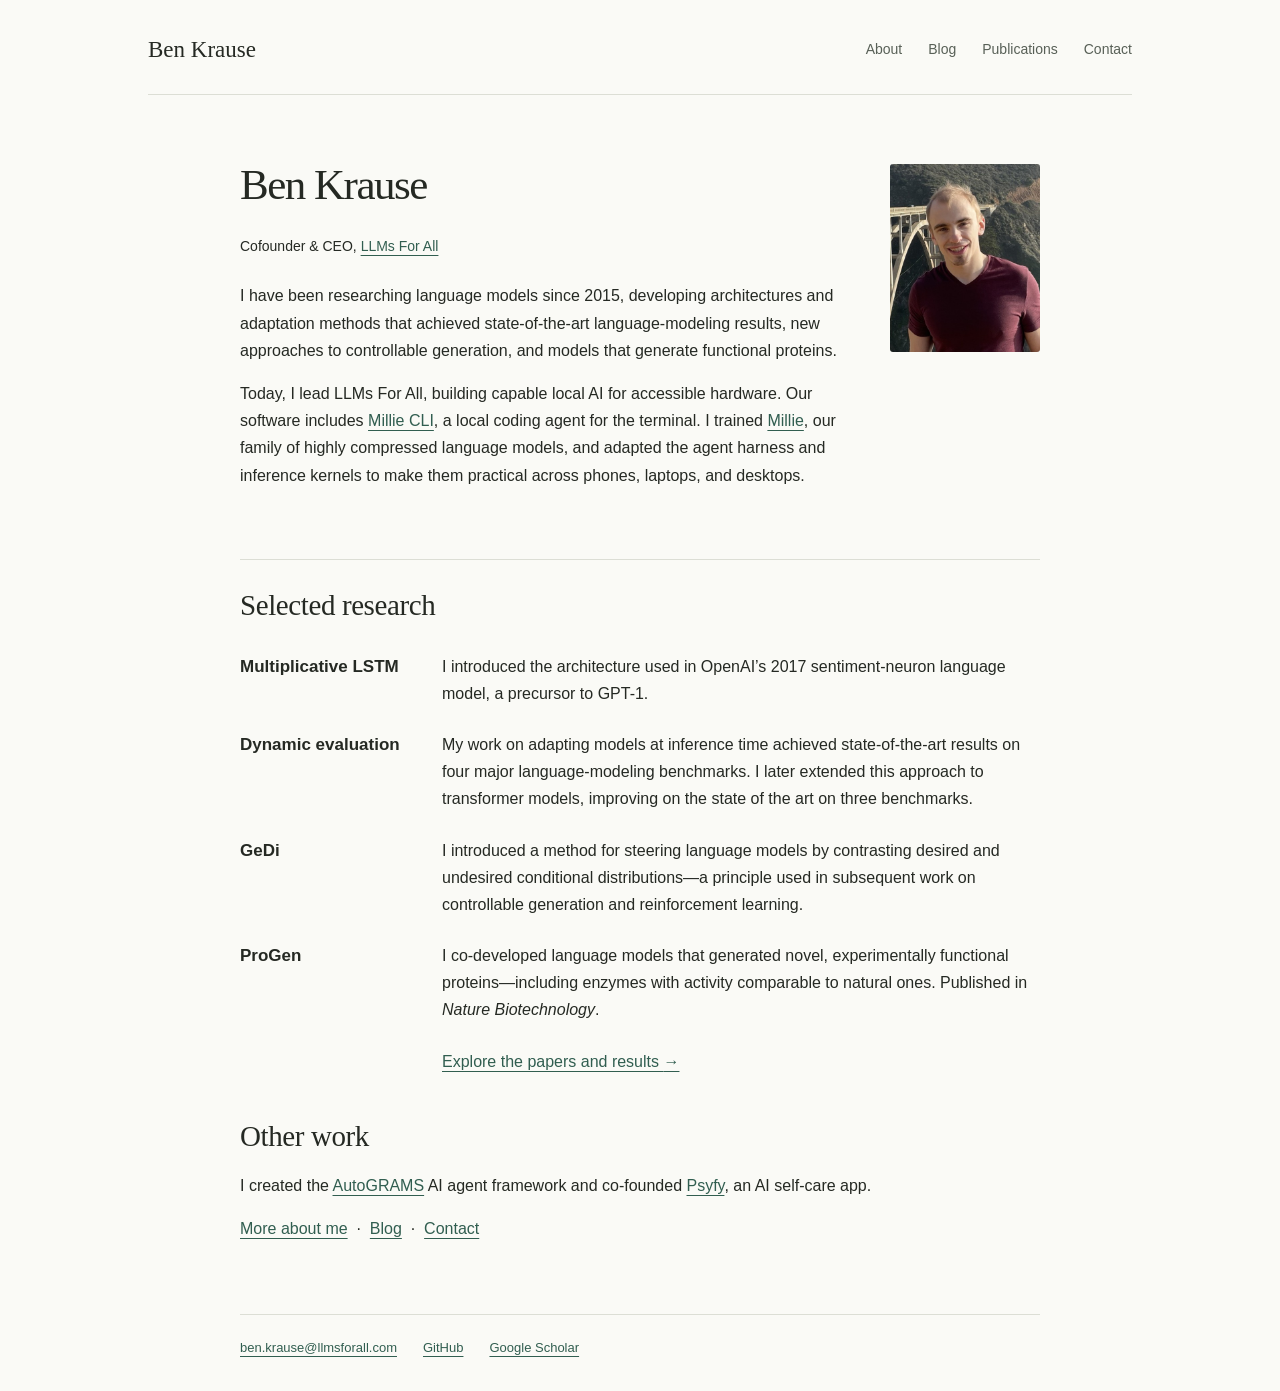
<file: index.html>
<!doctype html>
<html lang="en">
<head>
<meta charset="utf-8">
<meta name="viewport" content="width=device-width, initial-scale=1">
<title>Ben Krause</title>
<meta name="description" content="Cofounder and CEO of LLMs For All. Language-model researcher working on local AI, adaptation, and controllable generation.">
<link rel="canonical" href="https://benkrause.github.io/">
<link rel="stylesheet" href="content.css">
</head>
<body>
<a class="skip-link" href="#main">Skip to content</a>
<header class="site-header"><a class="site-name" href="index.html">Ben Krause</a><nav class="navbar" aria-label="Main navigation"><a href="about/">About</a><a href="blog/">Blog</a><a href="publications/">Publications</a><a href="contact/">Contact</a></nav></header>
<main id="main" class="updated-content">
<div class="bio-intro">
<div>
<h1>Ben Krause</h1>
<p class="role">Cofounder &amp; CEO, <a href="https://www.llmsforall.com/">LLMs For All</a></p>
<p>I have been researching language models since 2015, developing architectures and adaptation methods that achieved state-of-the-art language-modeling results, new approaches to controllable generation, and models that generate functional proteins.</p>
<p>Today, I lead LLMs For All, building capable local AI for accessible hardware. Our software includes <a href="https://github.com/llmsforall/millie-cli">Millie CLI</a>, a local coding agent for the terminal. I trained <a href="https://huggingface.co/llmsforall/Millie-35B-A3B-9GB">Millie</a>, our family of highly compressed language models, and adapted the agent harness and inference kernels to make them practical across phones, laptops, and desktops.</p>
</div>
<img class="portrait" src="images/ben-bridge-portrait.jpg" width="448" height="560" alt="Ben Krause smiling outdoors by a coastal bridge">
</div>
<section class="research-highlights" aria-labelledby="research-title">
<h2 id="research-title">Selected research</h2>
<div class="research-item"><h3>Multiplicative LSTM</h3><p>I introduced the architecture used in OpenAI’s 2017 sentiment-neuron language model, a precursor to GPT-1.</p></div>
<div class="research-item"><h3>Dynamic evaluation</h3><p>My work on adapting models at inference time achieved state-of-the-art results on four major language-modeling benchmarks. I later extended this approach to transformer models, improving on the state of the art on three benchmarks.</p></div>
<div class="research-item"><h3>GeDi</h3><p>I introduced a method for steering language models by contrasting desired and undesired conditional distributions—a principle used in subsequent work on controllable generation and reinforcement learning.</p></div>
<div class="research-item"><h3>ProGen</h3><p>I co-developed language models that generated novel, experimentally functional proteins—including enzymes with activity comparable to natural ones. Published in <em>Nature Biotechnology</em>.</p></div>
<p class="section-link"><a href="publications/">Explore the papers and results <span aria-hidden="true">→</span></a></p>
</section>
<h2>Other work</h2>
<p>I created the <a href="https://github.com/autograms/autograms">AutoGRAMS</a> AI agent framework and co-founded <a href="https://www.psyfy.ai/">Psyfy</a>, an AI self-care app.</p>
<p><a href="about/">More about me</a> &nbsp;·&nbsp; <a href="blog/">Blog</a> &nbsp;·&nbsp; <a href="contact/">Contact</a></p>
</main>
<footer class="personal-footer"><a href="mailto:ben.krause@llmsforall.com">ben.krause@llmsforall.com</a><a href="https://github.com/benkrause">GitHub</a><a href="https://scholar.google.com/citations?user=ONNif60AAAAJ&amp;hl=en">Google Scholar</a></footer>
</body>
</html>
</file>
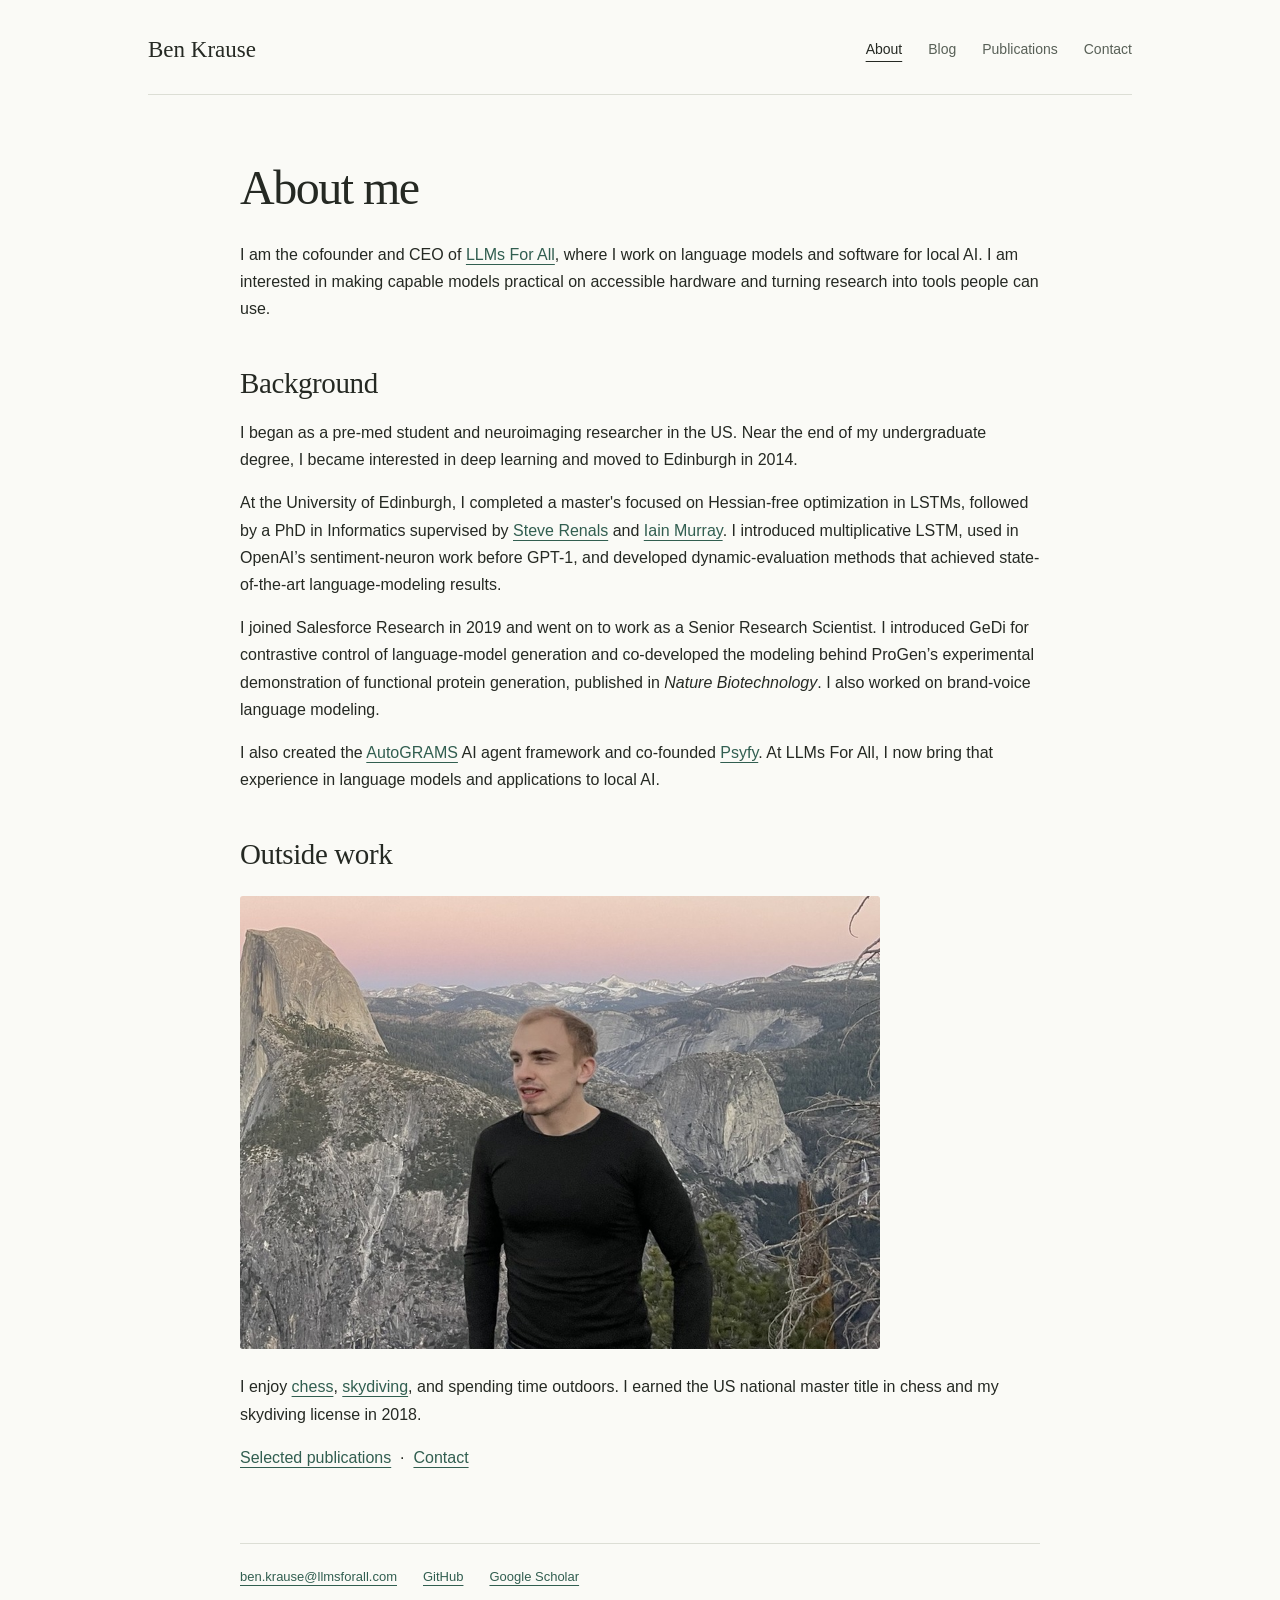
<file: about/index.html>
<!doctype html>
<html lang="en">
<head>
<meta charset="utf-8">
<meta name="viewport" content="width=device-width, initial-scale=1">
<title>About Ben Krause</title>
<meta name="description" content="Background and interests of Ben Krause, cofounder and CEO of LLMs For All.">
<link rel="canonical" href="https://benkrause.github.io/about/">
<link rel="stylesheet" href="../content.css">
</head>
<body>
<a class="skip-link" href="#main">Skip to content</a>
<header class="site-header"><a class="site-name" href="../index.html">Ben Krause</a><nav class="navbar" aria-label="Main navigation"><a href="../about/" aria-current="page">About</a><a href="../blog/">Blog</a><a href="../publications/">Publications</a><a href="../contact/">Contact</a></nav></header>
<main id="main" class="updated-content">
<h1>About me</h1>
<p>I am the cofounder and CEO of <a href="https://www.llmsforall.com/">LLMs For All</a>, where I work on language models and software for local AI. I am interested in making capable models practical on accessible hardware and turning research into tools people can use.</p>
<h2>Background</h2>
<p>I began as a pre-med student and neuroimaging researcher in the US. Near the end of my undergraduate degree, I became interested in deep learning and moved to Edinburgh in 2014.</p>
<p>At the University of Edinburgh, I completed a master's focused on Hessian-free optimization in LSTMs, followed by a PhD in Informatics supervised by <a href="https://homepages.inf.ed.ac.uk/srenals/">Steve Renals</a> and <a href="https://homepages.inf.ed.ac.uk/imurray2/">Iain Murray</a>. I introduced multiplicative LSTM, used in OpenAI’s sentiment-neuron work before GPT-1, and developed dynamic-evaluation methods that achieved state-of-the-art language-modeling results.</p>
<p>I joined Salesforce Research in 2019 and went on to work as a Senior Research Scientist. I introduced GeDi for contrastive control of language-model generation and co-developed the modeling behind ProGen’s experimental demonstration of functional protein generation, published in <em>Nature Biotechnology</em>. I also worked on brand-voice language modeling.</p>
<p>I also created the <a href="https://github.com/autograms/autograms">AutoGRAMS</a> AI agent framework and co-founded <a href="https://www.psyfy.ai/">Psyfy</a>. At LLMs For All, I now bring that experience in language models and applications to local AI.</p>
<h2>Outside work</h2>
<figure class="outdoors-photo"><img src="../images/ben-half-dome-landscape.jpg" width="960" height="680" loading="lazy" alt="Ben Krause overlooking Half Dome and the Yosemite mountains at sunset"></figure>
<p>I enjoy <a href="chess/">chess</a>, <a href="skydiving/">skydiving</a>, and spending time outdoors. I earned the US national master title in chess and my skydiving license in 2018.</p>
<p><a href="../publications/">Selected publications</a> &nbsp;·&nbsp; <a href="../contact/">Contact</a></p>
</main>
<footer class="personal-footer"><a href="mailto:ben.krause@llmsforall.com">ben.krause@llmsforall.com</a><a href="https://github.com/benkrause">GitHub</a><a href="https://scholar.google.com/citations?user=ONNif60AAAAJ&amp;hl=en">Google Scholar</a></footer>
</body>
</html>
</file>
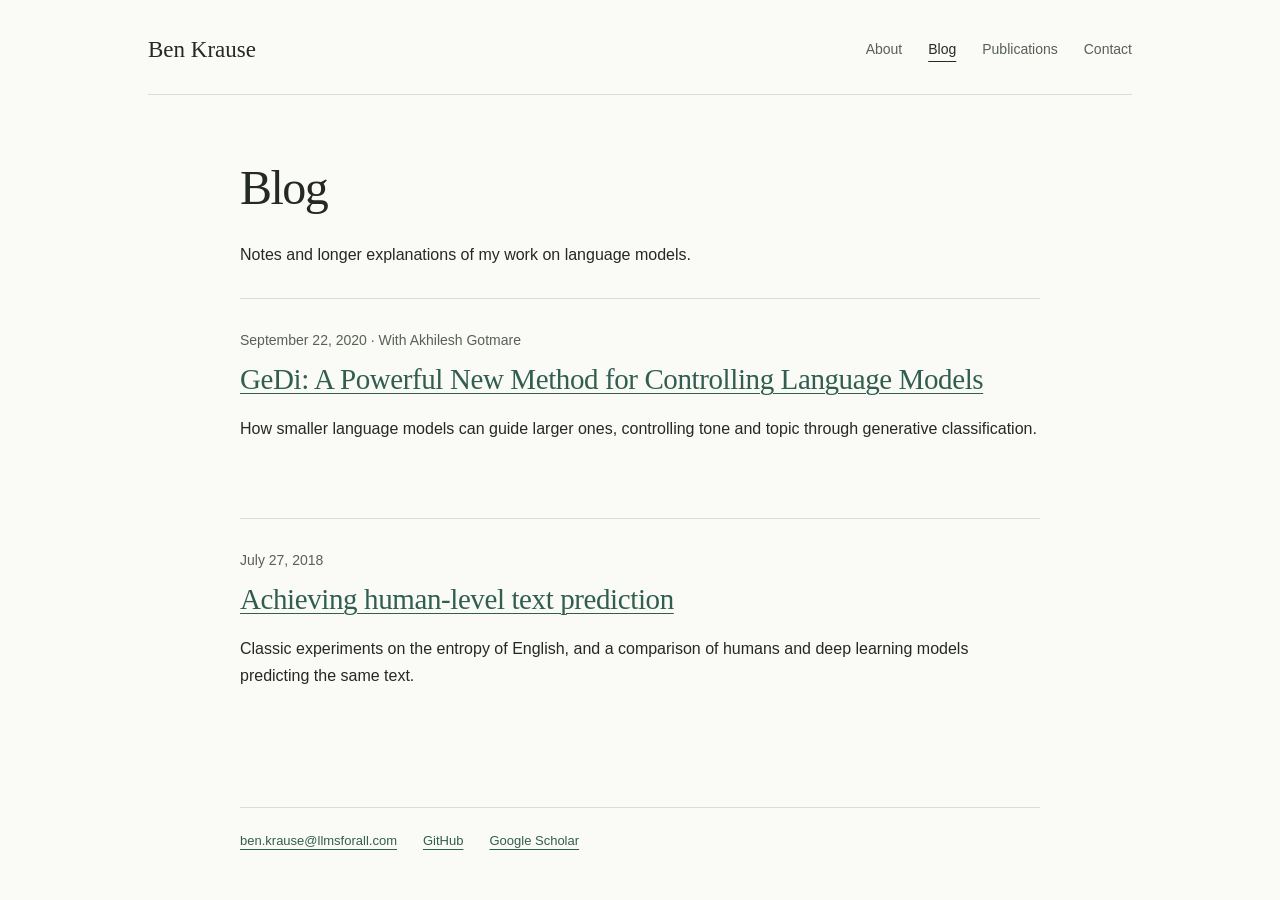
<file: blog/index.html>
<!doctype html>
<html lang="en">
<head>
<meta charset="utf-8">
<meta name="viewport" content="width=device-width, initial-scale=1">
<title>Blog — Ben Krause</title>
<meta name="description" content="Blog — Ben Krause at LLMs For All.">
<link rel="canonical" href="https://benkrause.github.io/blog/">
<link rel="stylesheet" href="../content.css">
</head>
<body>
<a class="skip-link" href="#main">Skip to content</a>
<header class="site-header"><a class="site-name" href="../index.html">Ben Krause</a><nav class="navbar" aria-label="Main navigation"><a href="../about/">About</a><a href="../blog/" aria-current="page">Blog</a><a href="../publications/">Publications</a><a href="../contact/">Contact</a></nav></header>
<main id="main" class="updated-content">
<h1>Blog</h1>
<p>Notes and longer explanations of my work on language models.</p>
<article class="blog-entry"><p class="paper-meta">September 22, 2020 · With Akhilesh Gotmare</p><h2><a href="https://blog.einstein.ai/gedi/">GeDi: A Powerful New Method for Controlling Language Models</a></h2><p>How smaller language models can guide larger ones, controlling tone and topic through generative classification.</p></article>
<article class="blog-entry"><p class="paper-meta">July 27, 2018</p><h2><a href="human-level-text-prediction/">Achieving human-level text prediction</a></h2><p>Classic experiments on the entropy of English, and a comparison of humans and deep learning models predicting the same text.</p></article>
</main>
<footer class="personal-footer"><a href="mailto:ben.krause@llmsforall.com">ben.krause@llmsforall.com</a><a href="https://github.com/benkrause">GitHub</a><a href="https://scholar.google.com/citations?user=ONNif60AAAAJ&amp;hl=en">Google Scholar</a></footer>
</body>
</html>
</file>
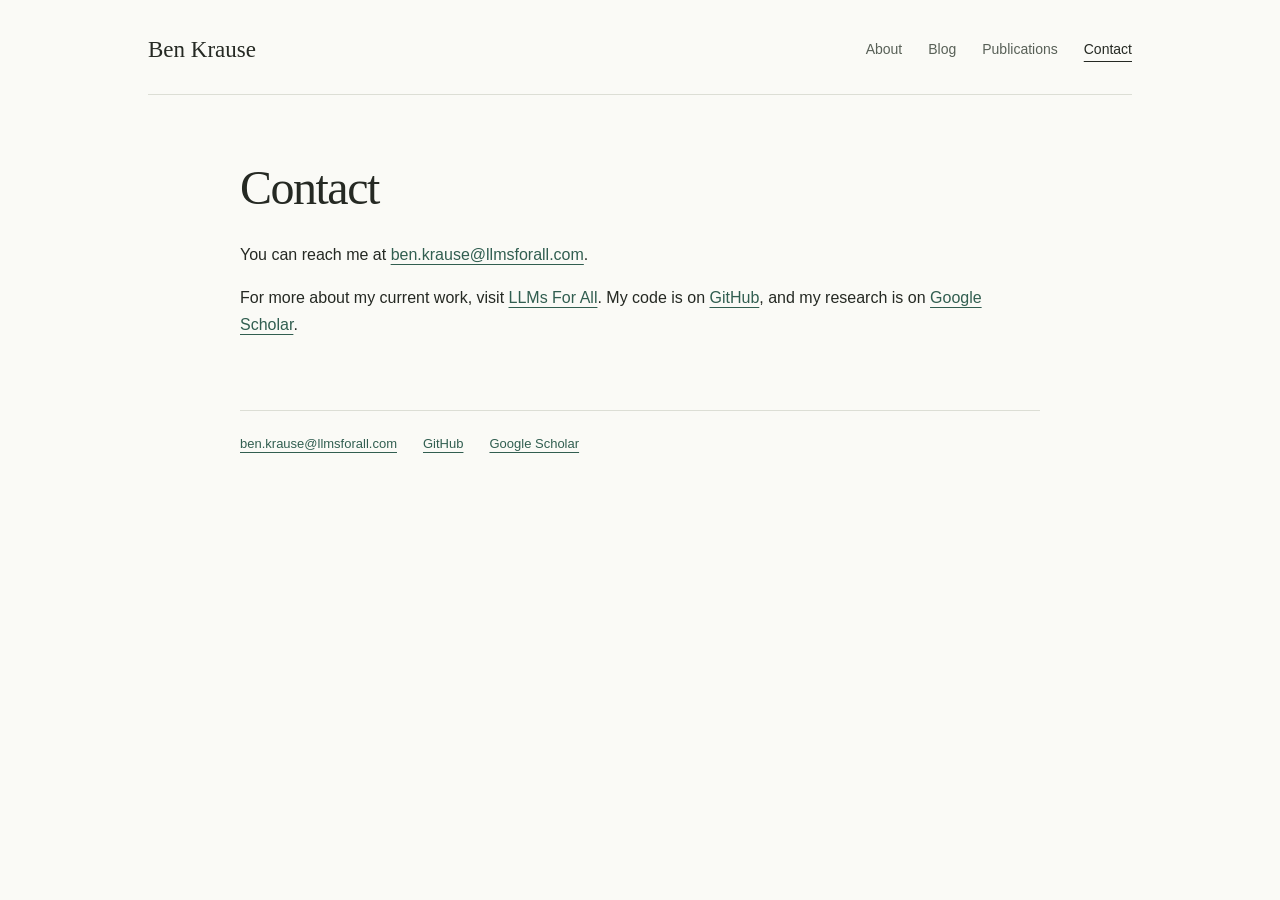
<file: contact/index.html>
<!doctype html>
<html lang="en">
<head>
<meta charset="utf-8">
<meta name="viewport" content="width=device-width, initial-scale=1">
<title>Contact Ben Krause</title>
<meta name="description" content="Contact Ben Krause at LLMs For All.">
<link rel="canonical" href="https://benkrause.github.io/contact/">
<link rel="stylesheet" href="../content.css">
</head>
<body>
<a class="skip-link" href="#main">Skip to content</a>
<header class="site-header"><a class="site-name" href="../index.html">Ben Krause</a><nav class="navbar" aria-label="Main navigation"><a href="../about/">About</a><a href="../blog/">Blog</a><a href="../publications/">Publications</a><a href="../contact/" aria-current="page">Contact</a></nav></header>
<main id="main" class="updated-content">
<h1>Contact</h1>
<p>You can reach me at <a href="mailto:ben.krause@llmsforall.com">ben.krause@llmsforall.com</a>.</p>
<p>For more about my current work, visit <a href="https://www.llmsforall.com/">LLMs For All</a>. My code is on <a href="https://github.com/benkrause">GitHub</a>, and my research is on <a href="https://scholar.google.com/citations?user=ONNif60AAAAJ&amp;hl=en">Google Scholar</a>.</p>
</main>
<footer class="personal-footer"><a href="mailto:ben.krause@llmsforall.com">ben.krause@llmsforall.com</a><a href="https://github.com/benkrause">GitHub</a><a href="https://scholar.google.com/citations?user=ONNif60AAAAJ&amp;hl=en">Google Scholar</a></footer>
</body>
</html>
</file>
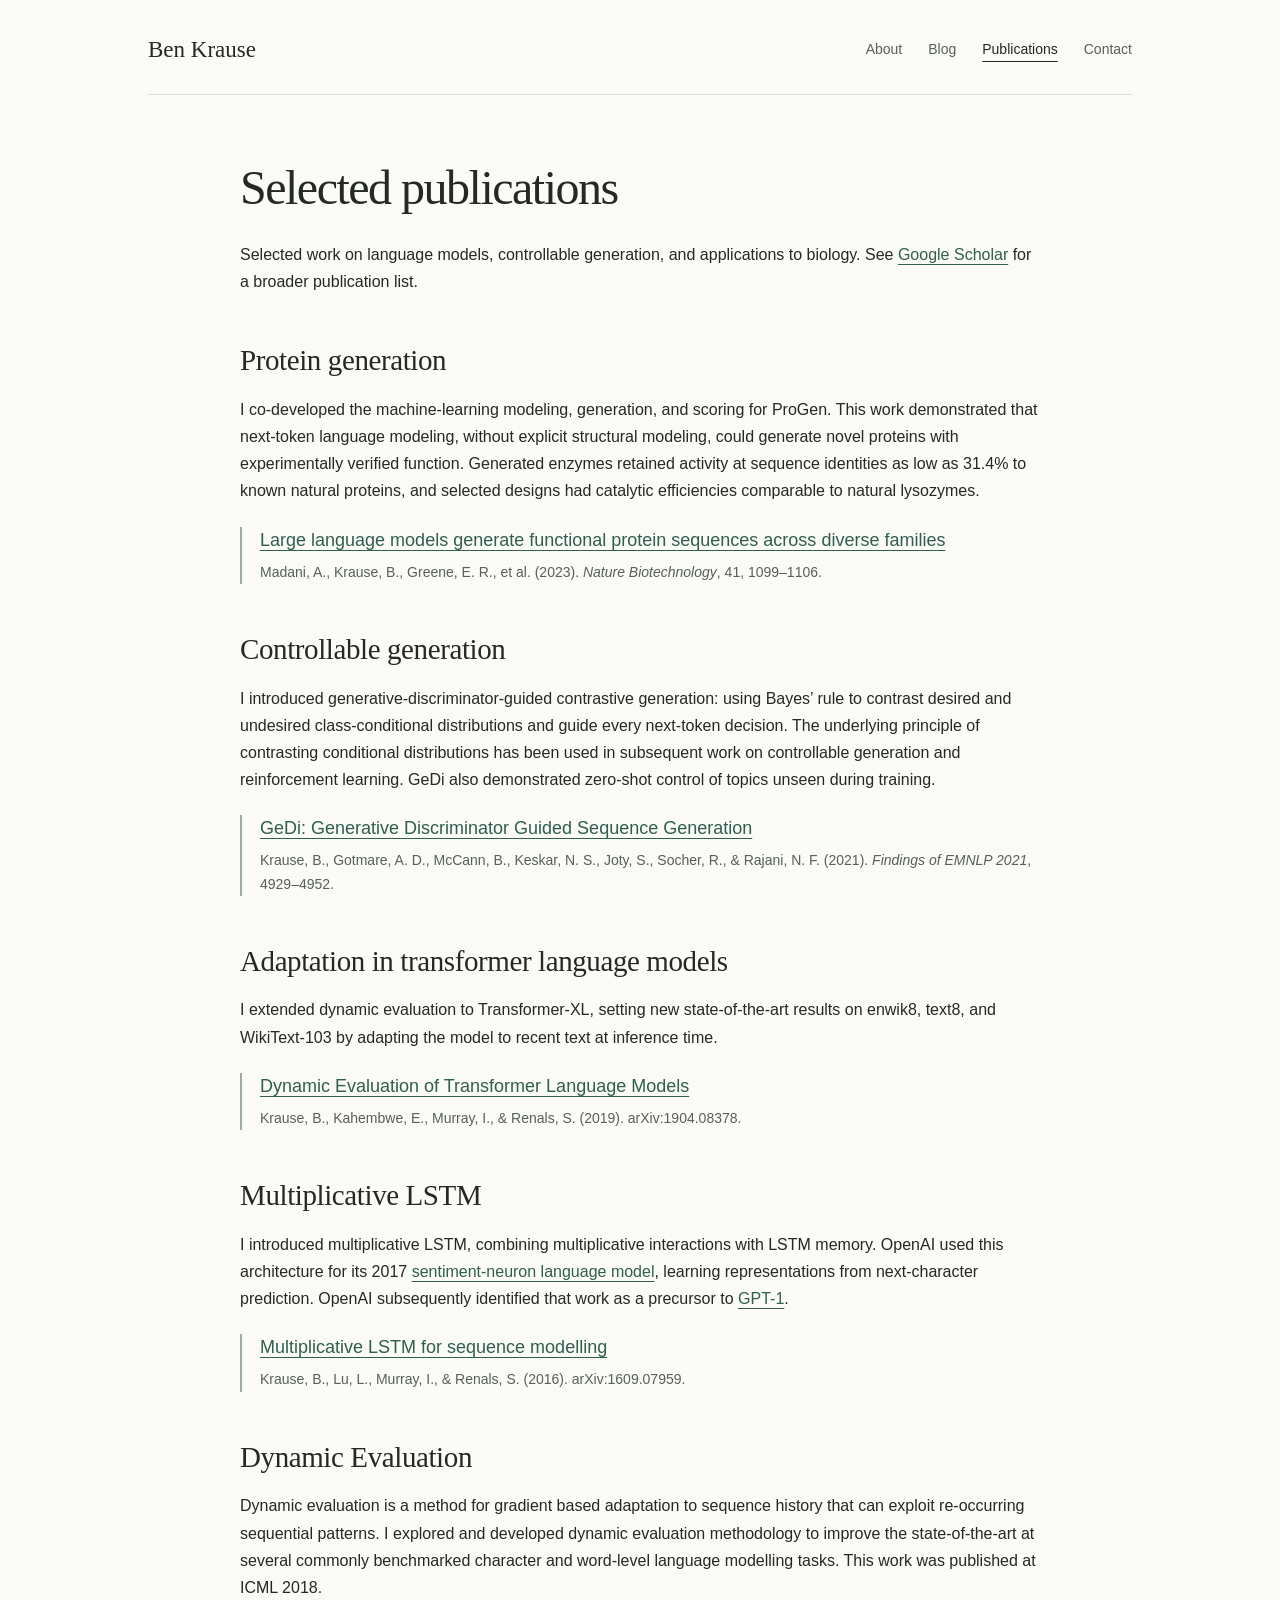
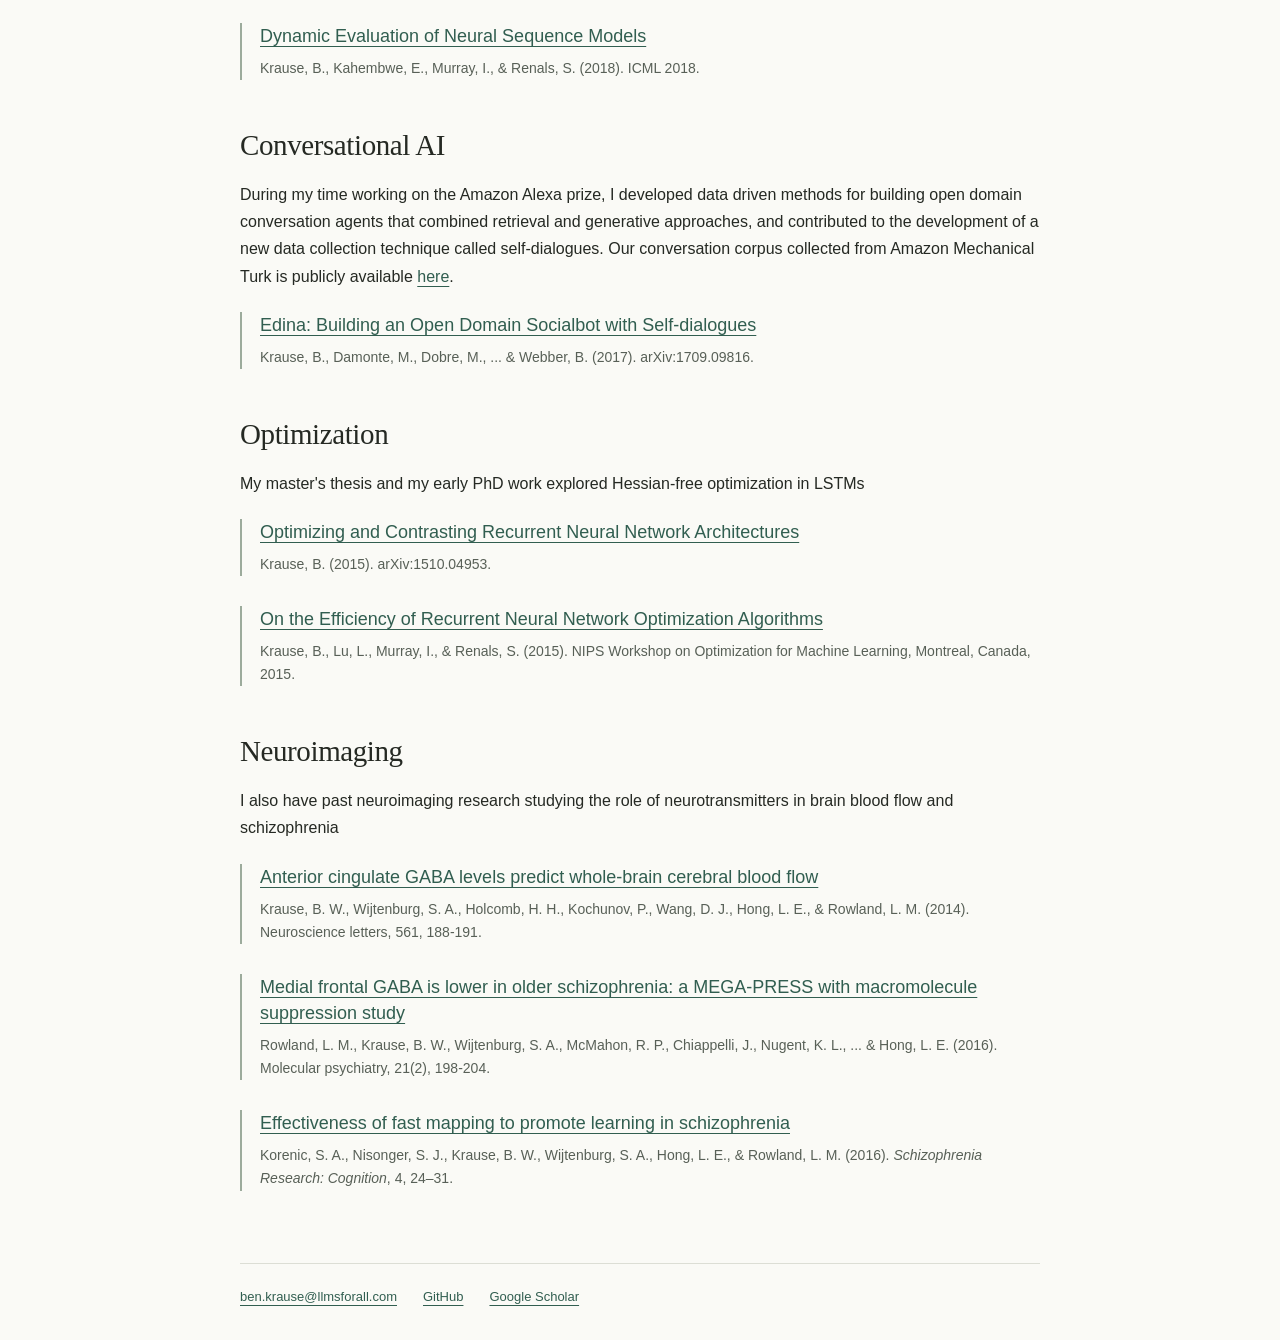
<file: publications/index.html>
<!doctype html>
<html lang="en">
<head>
<meta charset="utf-8">
<meta name="viewport" content="width=device-width, initial-scale=1">
<title>Selected publications — Ben Krause</title>
<meta name="description" content="Selected research on language models, dynamic evaluation, controllable generation, and functional protein generation.">
<link rel="canonical" href="https://benkrause.github.io/publications/">
<link rel="stylesheet" href="../content.css">
</head>
<body>
<a class="skip-link" href="#main">Skip to content</a>
<header class="site-header"><a class="site-name" href="../index.html">Ben Krause</a><nav class="navbar" aria-label="Main navigation"><a href="../about/">About</a><a href="../blog/">Blog</a><a href="../publications/" aria-current="page">Publications</a><a href="../contact/">Contact</a></nav></header>
<main id="main" class="updated-content publications">
<h1>Selected publications</h1>
<p>Selected work on language models, controllable generation, and applications to biology. See <a href="https://scholar.google.com/citations?user=ONNif60AAAAJ&amp;hl=en">Google Scholar</a> for a broader publication list.</p>
<h2>Protein generation</h2>
<p>I co-developed the machine-learning modeling, generation, and scoring for ProGen. This work demonstrated that next-token language modeling, without explicit structural modeling, could generate novel proteins with experimentally verified function. Generated enzymes retained activity at sequence identities as low as 31.4% to known natural proteins, and selected designs had catalytic efficiencies comparable to natural lysozymes.</p>
<div class="citation"><p class="paper-title"><a href="https://www.nature.com/articles/s41587-022-01618-2">Large language models generate functional protein sequences across diverse families</a></p><p class="paper-meta">Madani, A., Krause, B., Greene, E. R., et al. (2023). <em>Nature Biotechnology</em>, 41, 1099–1106.</p></div>
<h2>Controllable generation</h2>
<p>I introduced generative-discriminator-guided contrastive generation: using Bayes’ rule to contrast desired and undesired class-conditional distributions and guide every next-token decision. The underlying principle of contrasting conditional distributions has been used in subsequent work on controllable generation and reinforcement learning. GeDi also demonstrated zero-shot control of topics unseen during training.</p>
<div class="citation"><p class="paper-title"><a href="https://aclanthology.org/2021.findings-emnlp.424/">GeDi: Generative Discriminator Guided Sequence Generation</a></p><p class="paper-meta">Krause, B., Gotmare, A. D., McCann, B., Keskar, N. S., Joty, S., Socher, R., &amp; Rajani, N. F. (2021). <em>Findings of EMNLP 2021</em>, 4929–4952.</p></div>
<h2>Adaptation in transformer language models</h2>
<p>I extended dynamic evaluation to Transformer-XL, setting new state-of-the-art results on enwik8, text8, and WikiText-103 by adapting the model to recent text at inference time.</p>
<div class="citation"><p class="paper-title"><a href="https://arxiv.org/abs/1904.08378">Dynamic Evaluation of Transformer Language Models</a></p><p class="paper-meta">Krause, B., Kahembwe, E., Murray, I., &amp; Renals, S. (2019). arXiv:1904.08378.</p></div>
<h2>Multiplicative LSTM</h2>
<p>I introduced multiplicative LSTM, combining multiplicative interactions with LSTM memory. OpenAI used this architecture for its 2017 <a href="https://openai.com/index/unsupervised-sentiment-neuron/">sentiment-neuron language model</a>, learning representations from next-character prediction. OpenAI subsequently identified that work as a precursor to <a href="https://openai.com/index/language-unsupervised/">GPT-1</a>.</p>
<div class="citation"><p class="paper-title"><a href="https://arxiv.org/abs/1609.07959">Multiplicative LSTM for sequence modelling</a></p><p class="paper-meta">Krause, B., Lu, L., Murray, I., &amp; Renals, S. (2016). arXiv:1609.07959. </p></div>
<h2>Dynamic Evaluation</h2>
<p>Dynamic evaluation is a method for gradient based adaptation to sequence history that can exploit re-occurring sequential patterns. I explored and developed dynamic evaluation methodology to improve the state-of-the-art at several commonly benchmarked character and word-level language modelling tasks. This work was published at ICML 2018.</p>
<div class="citation"><p class="paper-title"><a href="https://arxiv.org/abs/1709.07432">Dynamic Evaluation of Neural Sequence Models</a></p><p class="paper-meta">Krause, B., Kahembwe, E., Murray, I., &amp; Renals, S. (2018). ICML 2018.</p></div>
<h2>Conversational AI</h2>
<p>During my time working on the Amazon Alexa prize, I developed data driven methods for building open domain conversation agents that combined retrieval and generative approaches, and contributed to the development of a new data collection technique called self-dialogues. Our conversation corpus collected from Amazon Mechanical Turk is publicly available <a href="https://github.com/jfainberg/self_dialogue_corpus">here</a>. </p>
<div class="citation"><p class="paper-title"><a href="https://arxiv.org/abs/1709.09816">Edina: Building an Open Domain Socialbot with Self-dialogues</a></p><p class="paper-meta">Krause, B., Damonte, M., Dobre, M., ... &amp; Webber, B. (2017). arXiv:1709.09816.</p></div>
<h2>Optimization</h2>
<p>My master's thesis and my early PhD work explored Hessian-free optimization in LSTMs</p>
<div class="citation"><p class="paper-title"><a href="https://arxiv.org/abs/1510.04953">Optimizing and Contrasting Recurrent Neural Network Architectures</a></p><p class="paper-meta">Krause, B. (2015). arXiv:1510.04953. </p></div>
<div class="citation"><p class="paper-title"><a href="http://opt-ml.org/papers/OPT2015_paper_25.pdf">On the Efficiency of Recurrent Neural Network Optimization Algorithms</a></p><p class="paper-meta">Krause, B., Lu, L., Murray, I., &amp; Renals, S. (2015). NIPS Workshop on Optimization for Machine Learning, Montreal, Canada, 2015. </p></div>
<h2>Neuroimaging</h2>
<p>I also have past neuroimaging research studying the role of neurotransmitters in brain blood flow and schizophrenia</p>
<div class="citation"><p class="paper-title"><a href="https://www.ncbi.nlm.nih.gov/pmc/articles/PMC3963135/">Anterior cingulate GABA levels predict whole-brain cerebral blood flow</a></p><p class="paper-meta">Krause, B. W., Wijtenburg, S. A., Holcomb, H. H., Kochunov, P., Wang, D. J., Hong, L. E., &amp; Rowland, L. M. (2014). Neuroscience letters, 561, 188-191. </p></div>
<div class="citation"><p class="paper-title"><a href="https://www.ncbi.nlm.nih.gov/pmc/articles/PMC4591074/">Medial frontal GABA is lower in older schizophrenia: a MEGA-PRESS with macromolecule suppression study</a></p><p class="paper-meta">Rowland, L. M., Krause, B. W., Wijtenburg, S. A., McMahon, R. P., Chiappelli, J., Nugent, K. L., ... &amp; Hong, L. E. (2016). Molecular psychiatry, 21(2), 198-204. </p></div>
<div class="citation"><p class="paper-title"><a href="https://www.sciencedirect.com/science/article/pii/S2215001316300099">Effectiveness of fast mapping to promote learning in schizophrenia</a></p><p class="paper-meta">Korenic, S. A., Nisonger, S. J., Krause, B. W., Wijtenburg, S. A., Hong, L. E., &amp; Rowland, L. M. (2016). <em>Schizophrenia Research: Cognition</em>, 4, 24–31.</p></div>

</main>
<footer class="personal-footer"><a href="mailto:ben.krause@llmsforall.com">ben.krause@llmsforall.com</a><a href="https://github.com/benkrause">GitHub</a><a href="https://scholar.google.com/citations?user=ONNif60AAAAJ&amp;hl=en">Google Scholar</a></footer>
</body>
</html>
</file>
<file: content.css>
* { box-sizing: border-box; }
:root { color-scheme: light; --ink: #252923; --muted: #586057; --accent: #315e50; --rule: #dcded5; }
body { max-width: 1080px; padding: 0 48px; margin: 0 auto; font-family: -apple-system, BlinkMacSystemFont, 'Segoe UI', sans-serif; color: var(--ink); background: #fafaf6; line-height: 1.7; }
a { color: var(--accent); text-decoration-thickness: 1px; text-underline-offset: 4px; }
a:hover { color: #173c30; text-decoration-thickness: 2px; }
img { max-width: 100%; }
h1, h2, h3 { line-height: 1.2; }
h1, h2 { font-family: Georgia, 'Times New Roman', serif; font-weight: 400; }
.skip-link { position: absolute; top: -100px; }
.skip-link:focus { top: 8px; background: white; padding: 10px; z-index: 2; }
.site-header { display: flex; align-items: center; justify-content: space-between; gap: 24px; padding: 30px 0 25px; border-bottom: 1px solid var(--rule); }
.site-name { color: var(--ink); text-decoration: none; font-family: Georgia, serif; font-size: 23px; white-space: nowrap; }
.navbar { display: flex; flex-wrap: wrap; gap: 26px; }
.navbar a { color: var(--muted); font-size: 14px; text-decoration: none; padding: 6px 0; }
.navbar a:hover, .navbar a[aria-current] { color: var(--ink); text-decoration: underline; text-underline-offset: 7px; }
.updated-content { max-width: 800px; margin: 64px auto 72px; }
.updated-content p { margin: 16px 0; font-size: 16px; }
.updated-content h1 { margin: 0 0 24px; font-size: 48px; letter-spacing: -1.5px; }
.updated-content h2 { margin: 44px 0 18px; font-size: 29px; letter-spacing: -.4px; }
.updated-content h3 { margin: 0 0 10px; font-size: 17px; font-weight: 600; }
.bio-intro { display: grid; grid-template-columns: minmax(0, 1fr) 150px; gap: 42px; align-items: start; margin-bottom: 54px; }
.bio-intro h1 { font-size: 43px; }
.updated-content .portrait { width: 150px; height: auto; margin-top: 5px; border-radius: 3px; }
.updated-content .role { font-size: 14px; margin: 0 0 24px; }
.research-highlights { border-top: 1px solid var(--rule); padding-top: 28px; }
.research-highlights h2 { margin-top: 0; margin-bottom: 30px; }
.research-item { display: grid; grid-template-columns: 180px 1fr; gap: 22px; margin: 0 0 24px; }
.research-item h3 { padding-top: 4px; }
.research-item p { margin: 0; }
.section-link { padding-left: 202px; }
.publications h2 { margin-top: 48px; }
.citation { margin: 22px 0 30px; padding-left: 18px; border-left: 2px solid #9cab9c; }
.updated-content .paper-title { font-size: 18px; font-weight: 500; line-height: 1.45; margin: 0 0 8px; }
.updated-content .paper-meta { color: var(--muted); font-size: 14px; line-height: 1.65; margin: 0; }
.blog-entry { padding: 30px 0; border-top: 1px solid var(--rule); margin-top: 30px; }
.blog-entry h2 { margin-top: 10px; }
.personal-footer { max-width: 800px; margin: 0 auto 32px; padding-top: 22px; border-top: 1px solid var(--rule); display: flex; flex-wrap: wrap; gap: 12px 26px; font-size: 13px; }
:focus-visible { outline: 2px solid var(--accent); outline-offset: 5px; }
@media (max-width: 650px) {
 body { padding: 0 24px; }
 .site-header { align-items: flex-start; flex-direction: column; gap: 12px; padding: 22px 0 18px; }
 .navbar { gap: 24px; }
 .updated-content { margin-top: 36px; margin-bottom: 48px; }
 .updated-content h1, .bio-intro h1 { font-size: 36px; letter-spacing: -1px; }
 .bio-intro { grid-template-columns: 1fr; gap: 16px; margin-bottom: 36px; }
 .updated-content .portrait { width: 110px; margin: 0; }
 .research-item { grid-template-columns: 1fr; gap: 3px; margin-bottom: 28px; }
 .research-item h3 { margin-bottom: 4px; }
 .section-link { padding-left: 0; }
 .updated-content h2 { font-size: 27px; }
}
@media (max-width: 360px) { .navbar { gap: 18px; } body { padding-inline: 20px; } }

.outdoors-photo { margin: 24px 0; max-width: 640px; }
.outdoors-photo img { display: block; width: 100%; height: auto; border-radius: 3px; }
</file>
